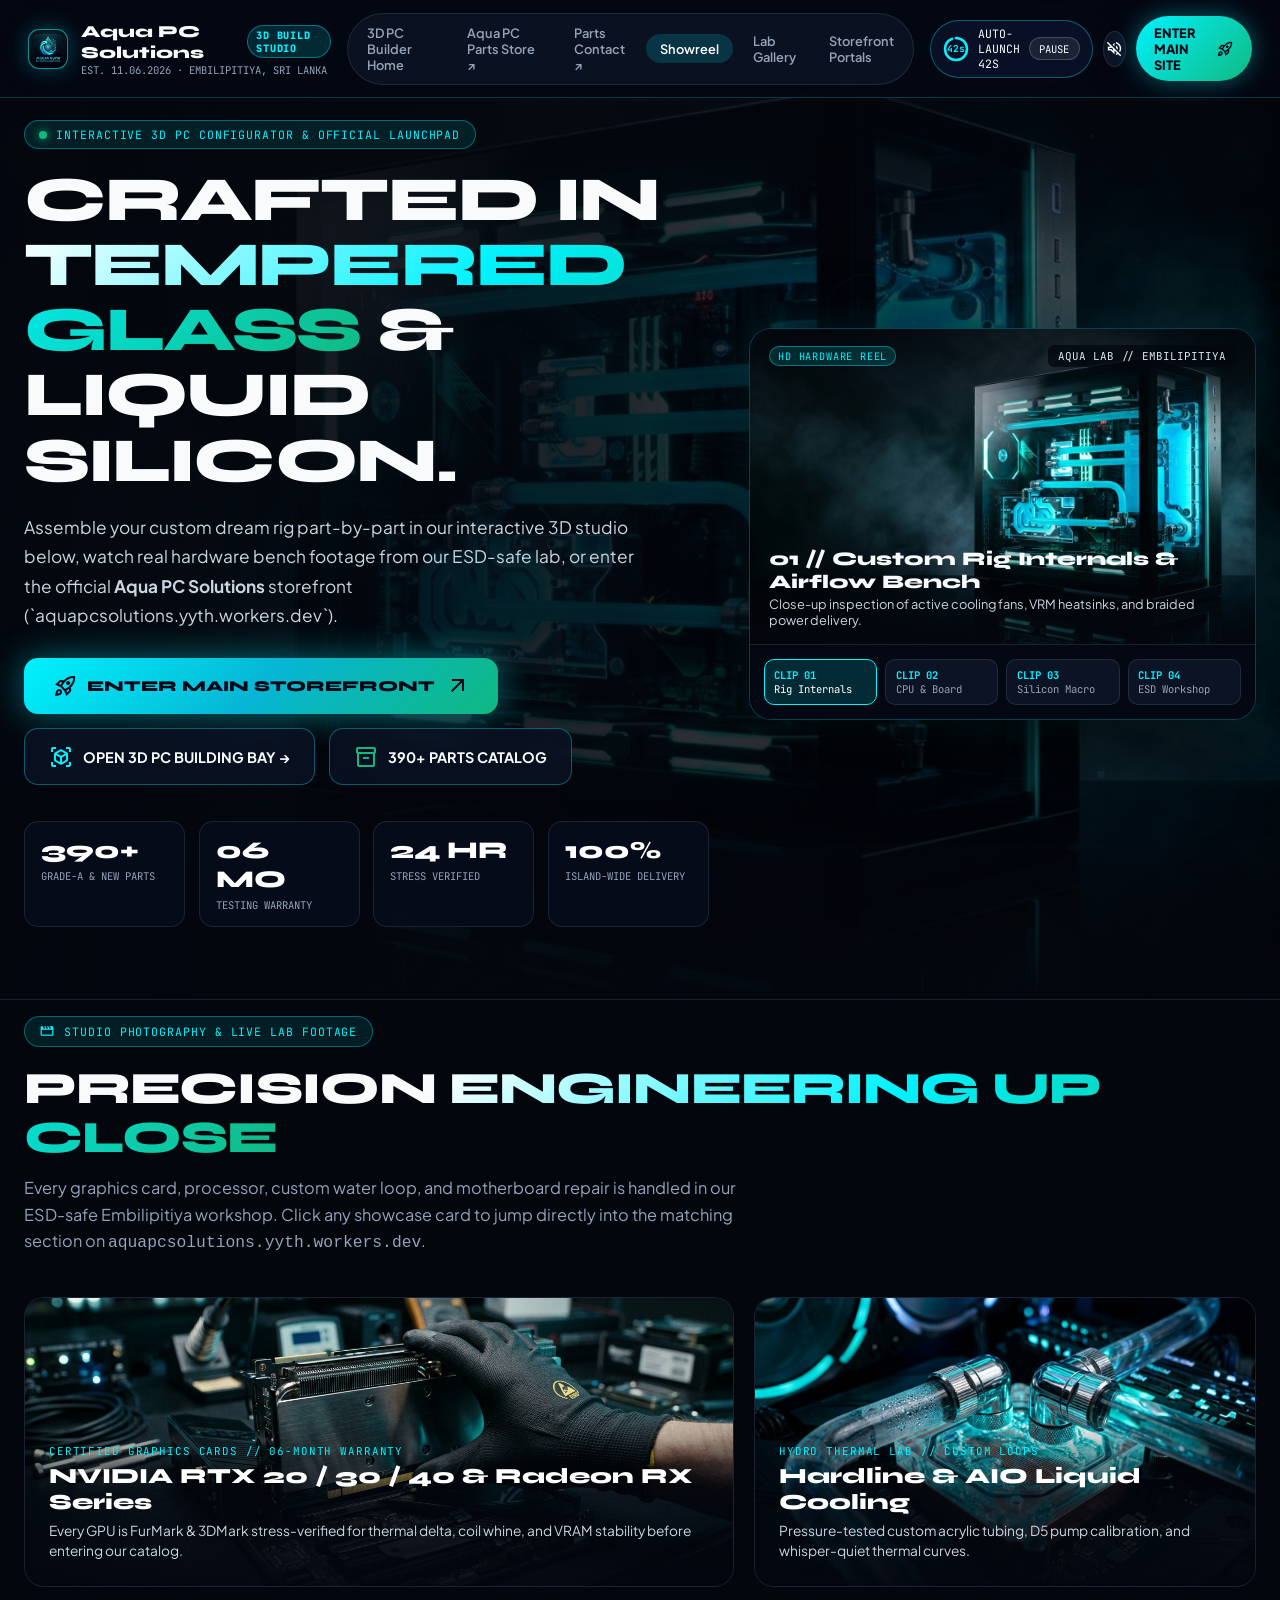
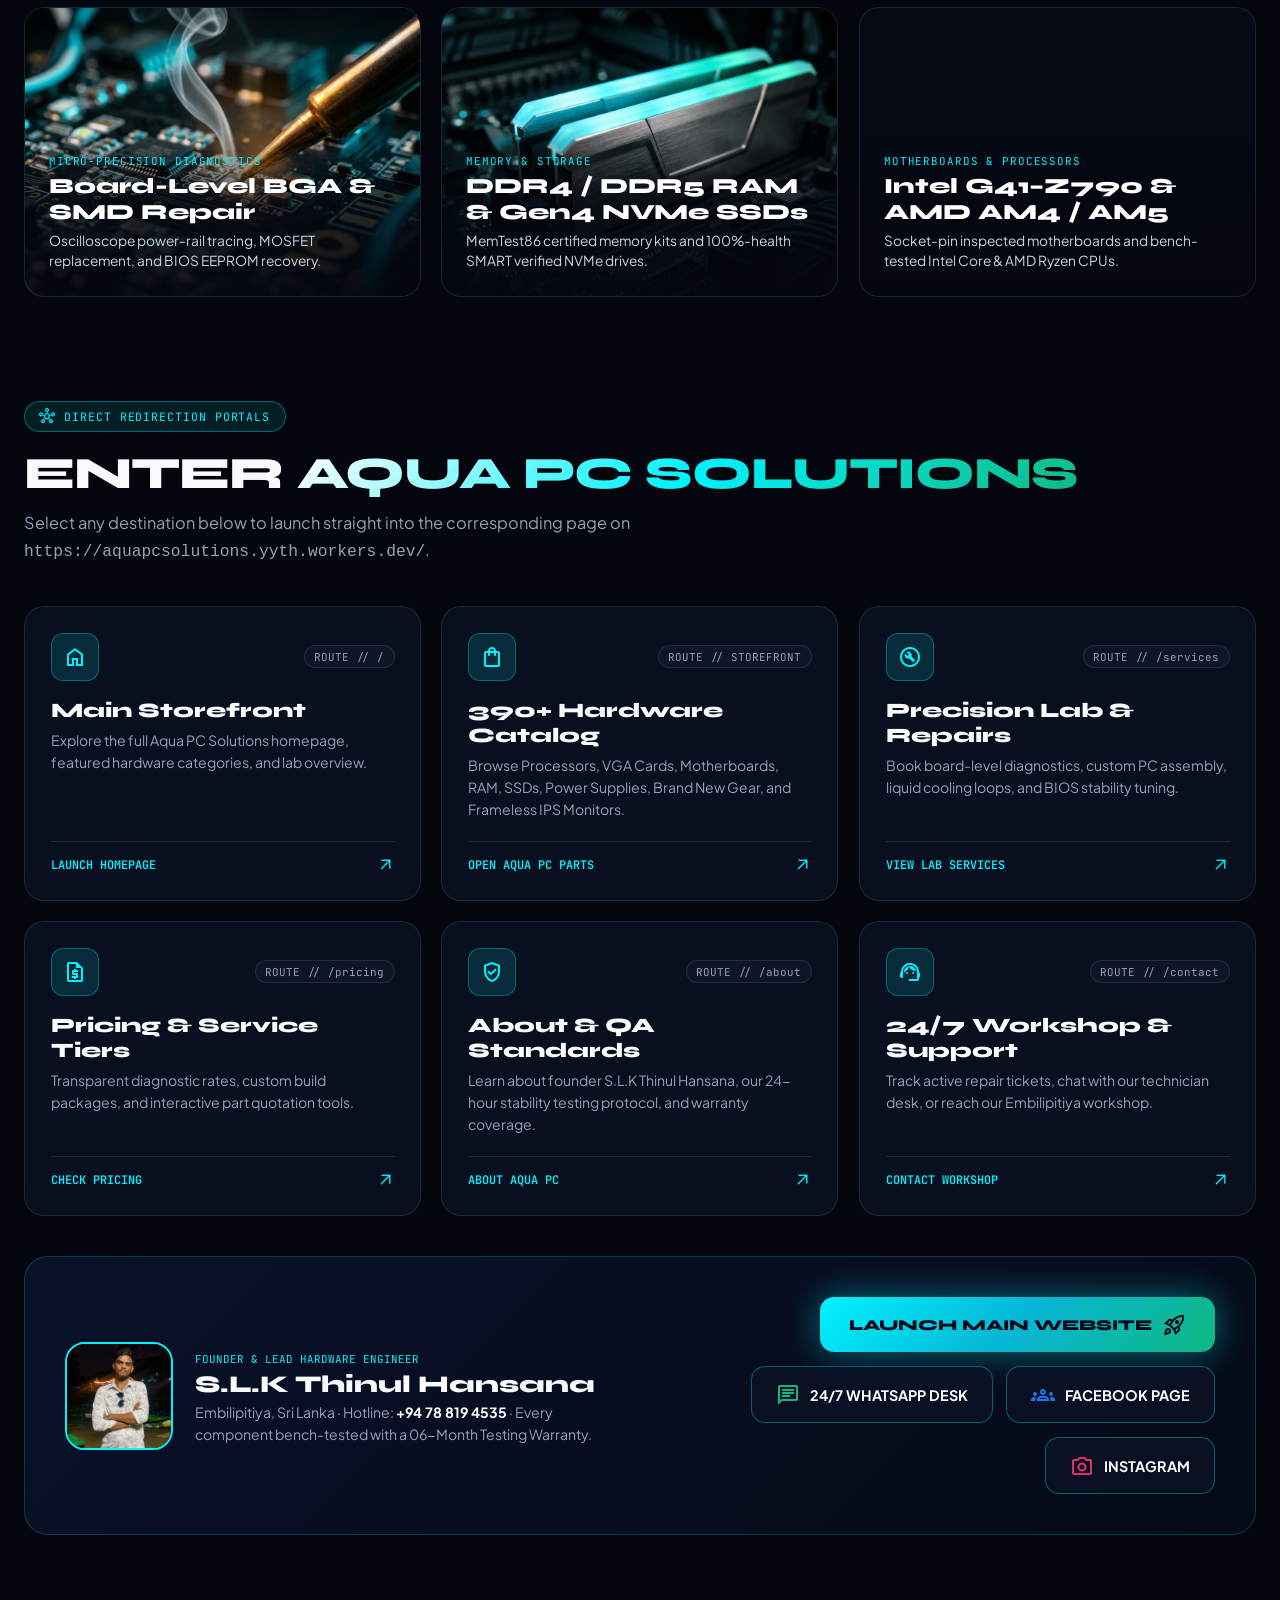
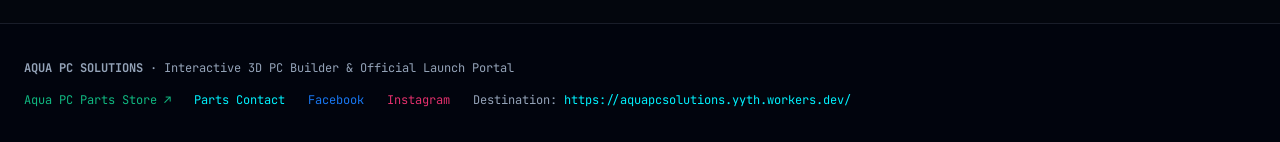
<file: portal.html>
<!DOCTYPE html>
<html lang="en" class="dark">

<head>
  <meta charset="UTF-8" />
  <meta name="viewport" content="width=device-width, initial-scale=1.0" />
  <title>Aqua PC Solutions | Cinematic Showreel, Video Lab &amp; Storefront Launchpad</title>
  <link rel="icon" type="image/jpeg" href="assets/logo.jpg" />
  <link rel="apple-touch-icon" href="assets/logo.jpg" />
  <meta name="description"
    content="Build your custom gaming PC in real-time 3D, watch step-by-step hardware assembly, explore HD lab videos, and launch directly into Aqua PC Solutions (aquapcsolutions.yyth.workers.dev)." />

  <!-- Google Fonts -->
  <link rel="preconnect" href="https://fonts.googleapis.com" />
  <link rel="preconnect" href="https://fonts.gstatic.com" crossorigin />
  <link
    href="https://fonts.googleapis.com/css2?family=JetBrains+Mono:wght@400;500;600;700&family=Plus+Jakarta+Sans:wght@400;500;600;700;800&family=Syne:wght@700;800&display=swap"
    rel="stylesheet" />
  <link rel="stylesheet"
    href="https://fonts.googleapis.com/css2?family=Material+Symbols+Outlined:opsz,wght,FILL,GRAD@20..48,100..700,0..1,-50..200" />

  <link rel="stylesheet" href="styles.css" />
</head>

<body>
  <!-- Subtle Ambient Floating Particles -->
  <canvas id="bg-ambient-canvas" aria-hidden="true"></canvas>

  <!-- Hyperspace Warp Redirection Overlay -->
  <div id="warp-overlay" aria-hidden="true">
    <div class="warp-ring"></div>
    <p style="
        font-family: var(--font-mono);
        font-size: 0.76rem;
        letter-spacing: 0.16em;
        color: var(--cyan);
        text-transform: uppercase;
        margin-bottom: 0.45rem;
      ">
      LAUNCHING OFFICIAL STOREFRONT
    </p>
    <h2 style="
        font-family: var(--font-display);
        font-size: clamp(1.5rem, 3vw, 2.2rem);
        font-weight: 800;
        margin-bottom: 0.5rem;
      ">
      Redirecting to Aqua PC Solutions
    </h2>
    <code id="warp-destination-url" style="
        font-family: var(--font-mono);
        font-size: 0.84rem;
        color: #94a3b8;
        background: rgba(15, 23, 42, 0.85);
        padding: 0.4rem 0.9rem;
        border-radius: 8px;
        border: 1px solid rgba(0, 242, 254, 0.3);
      ">
      https://aquapcsolutions.yyth.workers.dev/
    </code>
  </div>

  <!-- Top Floating Navigation & Auto-Redirect Command Bar -->
  <header class="top-nav">
    <a href="https://aquapcsolutions.yyth.workers.dev/" data-portal-path="/" class="brand-cluster">
      <div class="brand-orb">
        <img src="assets/logo.jpg" alt="Aqua PC Solutions Logo" class="brand-logo-img" />
      </div>
      <div>
        <div class="brand-title">
          <span>Aqua PC Solutions</span>
          <span class="brand-badge">3D BUILD STUDIO</span>
        </div>
        <span class="brand-sub">EST. 11.06.2026 · EMBILIPITIYA, SRI LANKA</span>
      </div>
    </a>

    <nav class="nav-links" aria-label="Portal sections">
      <a href="index.html" class="nav-link">3D PC Builder Home</a>
      <a href="https://aquapcparts.pages.dev/" class="nav-link">Aqua PC Parts Store &#8599;</a>
      <a href="https://aquapcparts.pages.dev/contact.html" class="nav-link">Parts Contact &#8599;</a>
      <a href="#hero" class="nav-link active">Showreel</a>
      <a href="#video-showcase" class="nav-link">Lab Gallery</a>
      <a href="#portal-matrix" class="nav-link">Storefront Portals</a>
    </nav>

    <div class="nav-controls">
      <!-- Auto-Redirect Countdown Pill -->
      <div class="redirect-pill" title="Auto-redirect pauses automatically while you use the 3D PC Builder">
        <div class="countdown-ring-wrap">
          <svg class="countdown-svg" viewBox="0 0 26 26">
            <circle class="countdown-circle-bg" cx="13" cy="13" r="11"></circle>
            <circle id="countdown-circle-fg" class="countdown-circle-fg" cx="13" cy="13" r="11"></circle>
          </svg>
          <span id="countdown-num" class="countdown-num">45s</span>
        </div>
        <span id="pill-status-text" class="pill-label">AUTO-LAUNCH 45S</span>
        <button id="toggle-countdown-btn" class="pill-toggle-btn" type="button">PAUSE</button>
      </div>

      <!-- Sound FX Toggle -->
      <button id="sfx-toggle-btn" class="icon-btn" type="button" title="Toggle UI Sound Effects"
        aria-label="Toggle UI Sound Effects">
        <span class="material-symbols-outlined" style="font-size: 19px">volume_off</span>
      </button>

      <!-- Instant Launch CTA -->
      <a href="https://aquapcsolutions.yyth.workers.dev/" data-portal-path="/" class="btn-enter-now">
        <span>ENTER MAIN SITE</span>
        <span class="material-symbols-outlined" style="font-size: 18px">rocket_launch</span>
      </a>
    </div>
  </header>

  <main>
    <!-- ====================================================================
         SECTION 1: PHOTOREALISTIC STUDIO & HD VIDEO SHOWREEL HERO
         ==================================================================== -->
    <section id="hero" class="hero-cinema">
      <div class="hero-backdrop-media" aria-hidden="true">
        <img src="assets/hero-rig.jpg" alt="" class="hero-backdrop-img" />
        <video src="assets/video/pc-internals.mp4" autoplay muted loop playsinline class="hero-backdrop-video"></video>
        <div class="hero-backdrop-gradient"></div>
      </div>

      <div class="section-container">
        <div class="hero-content-wrap">
          <!-- Left Column: Headline & Direct Launch CTAs -->
          <div>
            <div class="status-eyebrow">
              <span class="live-dot"></span>
              <span>INTERACTIVE 3D PC CONFIGURATOR &amp; OFFICIAL LAUNCHPAD</span>
            </div>

            <h1 class="hero-headline">
              CRAFTED IN <span class="gradient-text">TEMPERED GLASS</span> &amp; LIQUID SILICON.
            </h1>

            <p class="hero-lead">
              Assemble your custom dream rig part-by-part in our interactive 3D studio below, watch
              real hardware bench footage from our ESD-safe lab, or enter the official
              <strong>Aqua PC Solutions</strong> storefront (`aquapcsolutions.yyth.workers.dev`).
            </p>

            <div class="hero-cta-group">
              <a href="https://aquapcsolutions.yyth.workers.dev/" data-portal-path="/" class="btn-primary-warp">
                <span class="material-symbols-outlined">rocket_launch</span>
                <span>ENTER MAIN STOREFRONT</span>
                <span class="material-symbols-outlined">arrow_outward</span>
              </a>

              <a href="index.html" class="btn-secondary-glass">
                <span class="material-symbols-outlined" style="color: var(--cyan)">view_in_ar</span>
                <span>OPEN 3D PC BUILDING BAY &rarr;</span>
              </a>

              <a href="https://aquapcparts.pages.dev/" data-portal-path="https://aquapcparts.pages.dev/"
                class="btn-secondary-glass">
                <span class="material-symbols-outlined" style="color: var(--teal)">inventory_2</span>
                <span>390+ PARTS CATALOG</span>
              </a>
            </div>

            <div class="hero-metrics">
              <div class="metric-card" data-tilt-3d>
                <div class="metric-val">390+</div>
                <div class="metric-label">Grade-A &amp; New Parts</div>
              </div>
              <div class="metric-card" data-tilt-3d>
                <div class="metric-val">06 MO</div>
                <div class="metric-label">Testing Warranty</div>
              </div>
              <div class="metric-card" data-tilt-3d>
                <div class="metric-val">24 HR</div>
                <div class="metric-label">Stress Verified</div>
              </div>
              <div class="metric-card" data-tilt-3d>
                <div class="metric-val">100%</div>
                <div class="metric-label">Island-Wide Delivery</div>
              </div>
            </div>
          </div>

          <!-- Right Column: Multi-Clip HD Hardware Video Showreel Player -->
          <div class="hero-reel-card" data-tilt-3d>
            <div class="hero-reel-video-wrap">
              <video id="hero-reel-video" src="assets/video/pc-internals.mp4" poster="assets/hero-rig.jpg" autoplay
                muted loop playsinline></video>
              <div class="hero-reel-overlay">
                <div style="display: flex; justify-content: space-between; align-items: center">
                  <span class="brand-badge">HD HARDWARE REEL</span>
                  <span style="
                      font-family: var(--font-mono);
                      font-size: 0.68rem;
                      color: #e2e8f0;
                      background: rgba(3, 6, 14, 0.75);
                      padding: 0.25rem 0.6rem;
                      border-radius: 6px;
                    ">
                    AQUA LAB // EMBILIPITIYA
                  </span>
                </div>

                <div>
                  <h2 id="hero-reel-title"
                    style="font-family: var(--font-display); font-size: 1.2rem; font-weight: 800; margin-bottom: 0.2rem">
                    01 // Custom Rig Internals &amp; Airflow Bench
                  </h2>
                  <p id="hero-reel-sub" style="font-size: 0.8rem; color: #cbd5e1">
                    Close-up inspection of active cooling fans, VRM heatsinks, and braided power delivery.
                  </p>
                </div>
              </div>
            </div>

            <!-- 4 Real Local Video Switcher Buttons -->
            <div class="hero-reel-thumbs">
              <button type="button" class="reel-thumb-btn active" data-reel-src="assets/video/pc-internals.mp4"
                data-reel-title="01 // Custom Rig Internals & Airflow Bench"
                data-reel-sub="Close-up inspection of active cooling fans, VRM heatsinks, and braided power delivery.">
                <strong style="display: block; color: var(--cyan)">CLIP 01</strong>
                <span>Rig Internals</span>
              </button>

              <button type="button" class="reel-thumb-btn" data-reel-src="assets/video/cpu-board.mp4"
                data-reel-title="02 // High-Tech Processor & Motherboard Matrix"
                data-reel-sub="Socket architecture, PCIe Gen5 lanes, and multi-phase VRM power delivery.">
                <strong style="display: block; color: var(--cyan)">CLIP 02</strong>
                <span>CPU &amp; Board</span>
              </button>

              <button type="button" class="reel-thumb-btn" data-reel-src="assets/video/microchip.mp4"
                data-reel-title="03 // Silicon Die & BGA Micro-Inspection"
                data-reel-sub="Grade-A component verification and SMD circuit diagnostics before dispatch.">
                <strong style="display: block; color: var(--cyan)">CLIP 03</strong>
                <span>Silicon Macro</span>
              </button>

              <button type="button" class="reel-thumb-btn" data-reel-src="assets/video/tech-workshop.mp4"
                data-reel-title="04 // ESD-Safe Diagnostic & Repair Lab"
                data-reel-sub="Precision workstation assembly, thermal repasting, and 24-hour stability testing.">
                <strong style="display: block; color: var(--cyan)">CLIP 04</strong>
                <span>ESD Workshop</span>
              </button>
            </div>
          </div>
        </div>
      </div>
    </section>

    <!-- ====================================================================
         SECTION 3: PHOTOREALISTIC LAB & VIDEO BENTO SHOWCASE
         ==================================================================== -->
    <section id="video-showcase" class="builder-section" style="padding-top: 1rem">
      <div class="section-container">
        <div class="section-header">
          <div class="status-eyebrow">
            <span class="material-symbols-outlined" style="font-size: 16px">movie</span>
            <span>STUDIO PHOTOGRAPHY &amp; LIVE LAB FOOTAGE</span>
          </div>
          <h2 class="section-title">
            PRECISION <span class="gradient-text">ENGINEERING UP CLOSE</span>
          </h2>
          <p class="section-desc">
            Every graphics card, processor, custom water loop, and motherboard repair is handled in
            our ESD-safe Embilipitiya workshop. Click any showcase card to jump directly into the
            matching section on <code>aquapcsolutions.yyth.workers.dev</code>.
          </p>
        </div>

        <div class="bento-gallery-grid">
          <!-- Card 1: GPU Installation Photo + Video Hover -->
          <a href="https://aquapcsolutions.yyth.workers.dev/shop?category=vga-cards"
            data-portal-path="/shop?category=vga-cards" class="bento-card bento-span-7" data-tilt-3d>
            <img src="assets/lab-gpu-install.jpg" alt="Graphics card installation in ESD-safe lab"
              class="bento-media" />
            <div class="bento-overlay">
              <span class="bento-kicker">CERTIFIED GRAPHICS CARDS // 06-MONTH WARRANTY</span>
              <h3 class="bento-title">NVIDIA RTX 20 / 30 / 40 &amp; Radeon RX Series</h3>
              <p class="bento-desc">
                Every GPU is FurMark &amp; 3DMark stress-verified for thermal delta, coil whine, and
                VRAM stability before entering our catalog.
              </p>
            </div>
          </a>

          <!-- Card 2: Cryo Waterblock Macro -->
          <a href="https://aquapcsolutions.yyth.workers.dev/services#srv-02" data-portal-path="/services"
            class="bento-card bento-span-5" data-tilt-3d>
            <img src="assets/cooling-loop.jpg" alt="Custom liquid cooling hardline loop" class="bento-media" />
            <div class="bento-overlay">
              <span class="bento-kicker">HYDRO THERMAL LAB // CUSTOM LOOPS</span>
              <h3 class="bento-title">Hardline &amp; AIO Liquid Cooling</h3>
              <p class="bento-desc">
                Pressure-tested custom acrylic tubing, D5 pump calibration, and whisper-quiet thermal curves.
              </p>
            </div>
          </a>

          <!-- Card 3: Micro-Soldering Repair Photo -->
          <a href="https://aquapcsolutions.yyth.workers.dev/services#srv-01" data-portal-path="/services"
            class="bento-card bento-span-4" data-tilt-3d>
            <img src="assets/micro-solder.jpg" alt="Board-level micro-soldering repair" class="bento-media" />
            <div class="bento-overlay">
              <span class="bento-kicker">MICRO-PRECISION DIAGNOSTICS</span>
              <h3 class="bento-title">Board-Level BGA &amp; SMD Repair</h3>
              <p class="bento-desc">
                Oscilloscope power-rail tracing, MOSFET replacement, and BIOS EEPROM recovery.
              </p>
            </div>
          </a>

          <!-- Card 4: DDR5 RGB Macro Photo -->
          <a href="https://aquapcsolutions.yyth.workers.dev/shop?category=ram" data-portal-path="/shop?category=ram"
            class="bento-card bento-span-4" data-tilt-3d>
            <img src="assets/rgb-ram-macro.jpg" alt="DDR5 RGB Memory modules" class="bento-media" />
            <div class="bento-overlay">
              <span class="bento-kicker">MEMORY &amp; STORAGE</span>
              <h3 class="bento-title">DDR4 / DDR5 RAM &amp; Gen4 NVMe SSDs</h3>
              <p class="bento-desc">
                MemTest86 certified memory kits and 100%-health SMART verified NVMe drives.
              </p>
            </div>
          </a>

          <!-- Card 5: Live Looping Circuit Board Video Card -->
          <a href="https://aquapcsolutions.yyth.workers.dev/shop?category=motherboards"
            data-portal-path="/shop?category=motherboards" class="bento-card bento-span-4" data-tilt-3d>
            <video src="assets/video/circuit-board.mp4" autoplay muted loop playsinline class="bento-media"></video>
            <div class="bento-overlay">
              <span class="bento-kicker">MOTHERBOARDS &amp; PROCESSORS</span>
              <h3 class="bento-title">Intel G41–Z790 &amp; AMD AM4 / AM5</h3>
              <p class="bento-desc">
                Socket-pin inspected motherboards and bench-tested Intel Core &amp; AMD Ryzen CPUs.
              </p>
            </div>
          </a>
        </div>
      </div>
    </section>

    <!-- ====================================================================
         SECTION 4: DIRECT STOREFRONT DESTINATION MATRIX
         ==================================================================== -->
    <section id="portal-matrix" class="builder-section" style="padding-top: 1rem">
      <div class="section-container">
        <div class="section-header">
          <div class="status-eyebrow">
            <span class="material-symbols-outlined" style="font-size: 16px">hub</span>
            <span>DIRECT REDIRECTION PORTALS</span>
          </div>
          <h2 class="section-title">
            ENTER <span class="gradient-text">AQUA PC SOLUTIONS</span>
          </h2>
          <p class="section-desc">
            Select any destination below to launch straight into the corresponding page on
            <code>https://aquapcsolutions.yyth.workers.dev/</code>.
          </p>
        </div>

        <div class="portal-matrix-grid">
          <a href="https://aquapcsolutions.yyth.workers.dev/" data-portal-path="/" class="portal-card" data-tilt-3d>
            <div>
              <div class="portal-card-top">
                <div class="portal-icon-box"><span class="material-symbols-outlined">home</span></div>
                <span class="portal-route-tag">ROUTE // /</span>
              </div>
              <h3 class="portal-card-title">Main Storefront</h3>
              <p class="portal-card-desc">
                Explore the full Aqua PC Solutions homepage, featured hardware categories, and lab overview.
              </p>
            </div>
            <div class="portal-card-footer">
              <span>LAUNCH HOMEPAGE</span>
              <span class="material-symbols-outlined" style="font-size: 18px">arrow_outward</span>
            </div>
          </a>

          <a href="https://aquapcparts.pages.dev/" data-portal-path="https://aquapcparts.pages.dev/" class="portal-card"
            data-tilt-3d>
            <div>
              <div class="portal-card-top">
                <div class="portal-icon-box"><span class="material-symbols-outlined">shopping_bag</span></div>
                <span class="portal-route-tag">ROUTE // STOREFRONT</span>
              </div>
              <h3 class="portal-card-title">390+ Hardware Catalog</h3>
              <p class="portal-card-desc">
                Browse Processors, VGA Cards, Motherboards, RAM, SSDs, Power Supplies, Brand New Gear, and Frameless IPS
                Monitors.
              </p>
            </div>
            <div class="portal-card-footer">
              <span>OPEN AQUA PC PARTS</span>
              <span class="material-symbols-outlined" style="font-size: 18px">arrow_outward</span>
            </div>
          </a>

          <a href="https://aquapcsolutions.yyth.workers.dev/services" data-portal-path="/services" class="portal-card"
            data-tilt-3d>
            <div>
              <div class="portal-card-top">
                <div class="portal-icon-box"><span class="material-symbols-outlined">build_circle</span></div>
                <span class="portal-route-tag">ROUTE // /services</span>
              </div>
              <h3 class="portal-card-title">Precision Lab &amp; Repairs</h3>
              <p class="portal-card-desc">
                Book board-level diagnostics, custom PC assembly, liquid cooling loops, and BIOS stability tuning.
              </p>
            </div>
            <div class="portal-card-footer">
              <span>VIEW LAB SERVICES</span>
              <span class="material-symbols-outlined" style="font-size: 18px">arrow_outward</span>
            </div>
          </a>

          <a href="https://aquapcsolutions.yyth.workers.dev/pricing" data-portal-path="/pricing" class="portal-card"
            data-tilt-3d>
            <div>
              <div class="portal-card-top">
                <div class="portal-icon-box"><span class="material-symbols-outlined">request_quote</span></div>
                <span class="portal-route-tag">ROUTE // /pricing</span>
              </div>
              <h3 class="portal-card-title">Pricing &amp; Service Tiers</h3>
              <p class="portal-card-desc">
                Transparent diagnostic rates, custom build packages, and interactive part quotation tools.
              </p>
            </div>
            <div class="portal-card-footer">
              <span>CHECK PRICING</span>
              <span class="material-symbols-outlined" style="font-size: 18px">arrow_outward</span>
            </div>
          </a>

          <a href="https://aquapcsolutions.yyth.workers.dev/about" data-portal-path="/about" class="portal-card"
            data-tilt-3d>
            <div>
              <div class="portal-card-top">
                <div class="portal-icon-box"><span class="material-symbols-outlined">verified_user</span></div>
                <span class="portal-route-tag">ROUTE // /about</span>
              </div>
              <h3 class="portal-card-title">About &amp; QA Standards</h3>
              <p class="portal-card-desc">
                Learn about founder S.L.K Thinul Hansana, our 24-hour stability testing protocol, and warranty coverage.
              </p>
            </div>
            <div class="portal-card-footer">
              <span>ABOUT AQUA PC</span>
              <span class="material-symbols-outlined" style="font-size: 18px">arrow_outward</span>
            </div>
          </a>

          <a href="https://aquapcsolutions.yyth.workers.dev/contact" data-portal-path="/contact" class="portal-card"
            data-tilt-3d>
            <div>
              <div class="portal-card-top">
                <div class="portal-icon-box"><span class="material-symbols-outlined">support_agent</span></div>
                <span class="portal-route-tag">ROUTE // /contact</span>
              </div>
              <h3 class="portal-card-title">24/7 Workshop &amp; Support</h3>
              <p class="portal-card-desc">
                Track active repair tickets, chat with our technician desk, or reach our Embilipitiya workshop.
              </p>
            </div>
            <div class="portal-card-footer">
              <span>CONTACT WORKSHOP</span>
              <span class="material-symbols-outlined" style="font-size: 18px">arrow_outward</span>
            </div>
          </a>
        </div>

        <!-- Founder & Direct Launch Banner -->
        <div class="founder-banner" style="margin-top: 2.5rem" data-tilt-3d>
          <div class="founder-visual">
            <div class="founder-avatar-frame">
              <img src="assets/founder.jpg" alt="S.L.K Thinul Hansana — Founder of Aqua PC Solutions" />
            </div>
            <div>
              <span style="font-family: var(--font-mono); font-size: 0.68rem; color: var(--cyan)">
                FOUNDER &amp; LEAD HARDWARE ENGINEER
              </span>
              <h3 style="font-family: var(--font-display); font-size: 1.5rem; font-weight: 800; margin: 0.2rem 0">
                S.L.K Thinul Hansana
              </h3>
              <p style="font-size: 0.88rem; color: var(--text-muted); line-height: 1.55">
                Embilipitiya, Sri Lanka · Hotline: <strong style="color: #fff">+94 78 819 4535</strong> ·
                Every component bench-tested with a 06-Month Testing Warranty.
              </p>
            </div>
          </div>

          <div style="display: flex; flex-wrap: wrap; gap: 0.85rem; justify-content: flex-end">
            <a href="https://aquapcsolutions.yyth.workers.dev/" data-portal-path="/" class="btn-primary-warp">
              <span>LAUNCH MAIN WEBSITE</span>
              <span class="material-symbols-outlined">rocket_launch</span>
            </a>

            <a href="https://wa.me/message/CYZRQDEHLIRZF1" target="_blank" rel="noopener noreferrer"
              class="btn-secondary-glass">
              <span class="material-symbols-outlined" style="color: var(--teal)">chat</span>
              <span>24/7 WHATSAPP DESK</span>
            </a>

            <a href="https://www.facebook.com/aquapcsolutions" target="_blank" rel="noopener noreferrer"
              class="btn-secondary-glass">
              <span class="material-symbols-outlined" style="color: #1877f2">groups</span>
              <span>FACEBOOK PAGE</span>
            </a>

            <a href="https://www.instagram.com/aquapcsolutions/" target="_blank" rel="noopener noreferrer"
              class="btn-secondary-glass">
              <span class="material-symbols-outlined" style="color: #e1306c">photo_camera</span>
              <span>INSTAGRAM</span>
            </a>
          </div>
        </div>
      </div>
    </section>
  </main>

  <footer class="portal-footer">
    <div class="section-container"
      style="display: flex; flex-wrap: wrap; justify-content: space-between; align-items: center; gap: 1rem">
      <div>
        <strong>AQUA PC SOLUTIONS</strong> · Interactive 3D PC Builder &amp; Official Launch Portal
      </div>
      <div>
        <a href="https://aquapcparts.pages.dev/" style="color: var(--teal); text-decoration: none; margin-right: 1rem">
          Aqua PC Parts Store &#8599;
        </a>
        <a href="https://aquapcparts.pages.dev/contact.html" style="color: var(--cyan); text-decoration: none; margin-right: 1rem">
          Parts Contact
        </a>
        <a href="https://www.facebook.com/aquapcsolutions" target="_blank" rel="noopener" style="color: #1877f2; text-decoration: none; margin-right: 1rem">
          Facebook
        </a>
        <a href="https://www.instagram.com/aquapcsolutions/" target="_blank" rel="noopener" style="color: #e1306c; text-decoration: none; margin-right: 1rem">
          Instagram
        </a>
        Destination:
        <a href="https://aquapcsolutions.yyth.workers.dev/" data-portal-path="/"
          style="color: var(--cyan); text-decoration: none">
          https://aquapcsolutions.yyth.workers.dev/
        </a>
      </div>
    </div>
  </footer>

  <!-- Local Vendor & 3D PC Builder Scripts (Zero External Latency) -->
  <script src="js/vendor/three.min.js"></script>
  <script src="scene3d.js"></script>
  <script src="app.js"></script>
</body>

</html>
</file>
<file: styles.css>
/* ==========================================================================
   AQUA PC SOLUTIONS — CINEMATIC 3D PC BUILDER, VIDEO LAB & REDIRECT PORTAL
   Target: https://aquapcsolutions.yyth.workers.dev/
   ========================================================================== */

:root {
  --bg-void: #03060d;
  --bg-deep: #070d1c;
  --bg-card: rgba(11, 18, 36, 0.78);
  --bg-card-strong: rgba(8, 13, 27, 0.92);
  --cyan: #00f2fe;
  --cyan-soft: rgba(0, 242, 254, 0.14);
  --teal: #10b981;
  --blue: #3b82f6;
  --rose: #f43f5e;
  --amber: #f59e0b;
  --text-main: #f8fafc;
  --text-muted: #94a3b8;
  --border-glass: rgba(0, 242, 254, 0.22);
  --border-subtle: rgba(148, 163, 184, 0.16);
  --font-display: "Syne", sans-serif;
  --font-sans: "Plus Jakarta Sans", sans-serif;
  --font-mono: "JetBrains Mono", monospace;
}

*,
*::before,
*::after {
  box-sizing: border-box;
  margin: 0;
  padding: 0;
}

html {
  scroll-behavior: smooth;
  background-color: var(--bg-void);
  color: var(--text-main);
  font-family: var(--font-sans);
  overflow-x: hidden;
  scrollbar-width: thin;
  scrollbar-color: var(--cyan) var(--bg-void);
}

body {
  background-color: var(--bg-void);
  color: var(--text-main);
  overflow-x: hidden;
  min-height: 100vh;
  position: relative;
}

#bg-ambient-canvas {
  position: fixed;
  inset: 0;
  width: 100vw;
  height: 100vh;
  pointer-events: none;
  z-index: 0;
}

/* ── Top Floating Navigation & Auto-Redirect Command Bar ─────────────────── */
.top-nav {
  position: fixed;
  top: 0;
  left: 0;
  right: 0;
  z-index: 200;
  padding: 0.8rem 1.75rem;
  display: flex;
  align-items: center;
  justify-content: space-between;
  gap: 1rem;
  background: rgba(4, 8, 19, 0.82);
  backdrop-filter: blur(20px);
  -webkit-backdrop-filter: blur(20px);
  border-bottom: 1px solid var(--border-glass);
}

.brand-cluster {
  display: flex;
  align-items: center;
  gap: 0.8rem;
  text-decoration: none;
  color: var(--text-main);
}

.brand-orb {
  width: 40px;
  height: 40px;
  border-radius: 11px;
  background: linear-gradient(135deg, rgba(0, 242, 254, 0.22), rgba(16, 185, 129, 0.22));
  border: 1px solid rgba(0, 242, 254, 0.5);
  display: flex;
  align-items: center;
  justify-content: center;
  box-shadow: 0 0 22px rgba(0, 242, 254, 0.28);
  overflow: hidden;
  flex-shrink: 0;
}

.brand-orb img.brand-logo-img {
  width: 100%;
  height: 100%;
  object-fit: cover;
  border-radius: inherit;
  display: block;
}

.brand-title {
  font-family: var(--font-display);
  font-weight: 800;
  font-size: 1.05rem;
  display: flex;
  align-items: center;
  gap: 0.5rem;
}

.brand-badge {
  font-family: var(--font-mono);
  font-size: 0.64rem;
  padding: 0.14rem 0.5rem;
  border-radius: 999px;
  background: rgba(0, 242, 254, 0.14);
  border: 1px solid rgba(0, 242, 254, 0.4);
  color: var(--cyan);
  text-transform: uppercase;
  letter-spacing: 0.08em;
}

.brand-sub {
  font-family: var(--font-mono);
  font-size: 0.66rem;
  color: var(--text-muted);
  display: block;
}

.nav-links {
  display: flex;
  align-items: center;
  gap: 0.3rem;
  background: rgba(15, 23, 42, 0.65);
  border: 1px solid var(--border-subtle);
  padding: 0.28rem;
  border-radius: 999px;
}

.nav-link {
  color: var(--text-muted);
  text-decoration: none;
  font-size: 0.8rem;
  font-weight: 600;
  padding: 0.4rem 0.9rem;
  border-radius: 999px;
  transition: all 0.2s ease;
}

.nav-link:hover,
.nav-link.active {
  color: #ffffff;
  background: rgba(0, 242, 254, 0.16);
}

.nav-controls {
  display: flex;
  align-items: center;
  gap: 0.65rem;
}

.redirect-pill {
  display: flex;
  align-items: center;
  gap: 0.55rem;
  background: rgba(10, 18, 40, 0.9);
  border: 1px solid rgba(0, 242, 254, 0.35);
  padding: 0.35rem 0.75rem;
  border-radius: 999px;
  font-family: var(--font-mono);
  font-size: 0.72rem;
}

.countdown-ring-wrap {
  position: relative;
  width: 26px;
  height: 26px;
  display: flex;
  align-items: center;
  justify-content: center;
}

.countdown-svg {
  transform: rotate(-90deg);
  width: 26px;
  height: 26px;
}

.countdown-circle-bg {
  fill: none;
  stroke: rgba(148, 163, 184, 0.2);
  stroke-width: 2.5;
}

.countdown-circle-fg {
  fill: none;
  stroke: var(--cyan);
  stroke-width: 2.5;
  stroke-dasharray: 69.1;
  stroke-dashoffset: 0;
  stroke-linecap: round;
  transition: stroke-dashoffset 0.25s linear;
}

.countdown-num {
  position: absolute;
  font-size: 0.6rem;
  font-weight: 700;
  color: var(--cyan);
}

.pill-toggle-btn {
  background: rgba(255, 255, 255, 0.08);
  border: 1px solid rgba(148, 163, 184, 0.3);
  color: var(--text-main);
  font-family: var(--font-mono);
  font-size: 0.66rem;
  padding: 0.24rem 0.6rem;
  border-radius: 999px;
  cursor: pointer;
  text-decoration: none;
  transition: all 0.2s ease;
}

.pill-toggle-btn:hover,
.pill-toggle-btn.active {
  border-color: var(--cyan);
  color: var(--cyan);
  background: rgba(0, 242, 254, 0.14);
}

.icon-btn {
  width: 36px;
  height: 36px;
  border-radius: 50%;
  background: rgba(15, 23, 42, 0.8);
  border: 1px solid var(--border-subtle);
  color: var(--text-main);
  display: flex;
  align-items: center;
  justify-content: center;
  cursor: pointer;
  transition: all 0.2s ease;
}

.icon-btn:hover,
.icon-btn.active {
  border-color: var(--cyan);
  color: var(--cyan);
}

.btn-enter-now {
  display: inline-flex;
  align-items: center;
  gap: 0.45rem;
  background: linear-gradient(135deg, var(--cyan), var(--teal));
  color: #020617;
  font-family: var(--font-sans);
  font-weight: 800;
  font-size: 0.8rem;
  padding: 0.55rem 1.1rem;
  border-radius: 999px;
  text-decoration: none;
  border: none;
  cursor: pointer;
  box-shadow: 0 0 24px rgba(0, 242, 254, 0.38);
  transition: transform 0.2s ease, box-shadow 0.2s ease;
}

.btn-enter-now:hover {
  transform: translateY(-1px) scale(1.02);
  box-shadow: 0 0 34px rgba(0, 242, 254, 0.65);
}

/* ── Layout Helpers ──────────────────────────────────────────────────────── */
main {
  position: relative;
  z-index: 5;
}

.section-container {
  max-width: 1380px;
  margin: 0 auto;
  padding: 0 1.5rem;
}

.status-eyebrow {
  display: inline-flex;
  align-items: center;
  gap: 0.55rem;
  padding: 0.38rem 0.9rem;
  border-radius: 999px;
  background: rgba(0, 242, 254, 0.1);
  border: 1px solid rgba(0, 242, 254, 0.35);
  font-family: var(--font-mono);
  font-size: 0.72rem;
  color: var(--cyan);
  letter-spacing: 0.08em;
  text-transform: uppercase;
  margin-bottom: 1.1rem;
}

.live-dot {
  width: 8px;
  height: 8px;
  border-radius: 50%;
  background: var(--teal);
  box-shadow: 0 0 10px var(--teal);
  animation: pulseDot 1.4s infinite;
}

@keyframes pulseDot {
  0%, 100% { opacity: 1; transform: scale(1); }
  50% { opacity: 0.4; transform: scale(0.8); }
}

.gradient-text {
  background: linear-gradient(135deg, #ffffff 0%, var(--cyan) 50%, var(--teal) 100%);
  -webkit-background-clip: text;
  -webkit-text-fill-color: transparent;
  background-clip: text;
}

/* ── CINEMATIC VIDEO & PHOTO HERO SECTION ────────────────────────────────── */
.hero-cinema {
  position: relative;
  min-height: 92vh;
  padding: 7.5rem 0 4.5rem;
  display: flex;
  align-items: center;
  overflow: hidden;
  border-bottom: 1px solid var(--border-subtle);
}

.hero-backdrop-media {
  position: absolute;
  inset: 0;
  z-index: 0;
}

.hero-backdrop-img {
  position: absolute;
  inset: 0;
  width: 100%;
  height: 100%;
  object-fit: cover;
  object-position: center right;
  opacity: 0.72;
  filter: contrast(1.08) saturate(1.12);
}

.hero-backdrop-video {
  position: absolute;
  inset: 0;
  width: 100%;
  height: 100%;
  object-fit: cover;
  opacity: 0.36;
  mix-blend-mode: lighten;
}

.hero-backdrop-gradient {
  position: absolute;
  inset: 0;
  background:
    linear-gradient(90deg, rgba(3, 6, 13, 0.96) 0%, rgba(3, 6, 13, 0.82) 48%, rgba(3, 6, 13, 0.32) 100%),
    linear-gradient(180deg, rgba(3, 6, 13, 0.75) 0%, transparent 25%, transparent 75%, rgba(3, 6, 13, 0.98) 100%);
}

.hero-content-wrap {
  position: relative;
  z-index: 2;
  display: grid;
  grid-template-columns: 1.15fr 0.85fr;
  gap: 2.5rem;
  align-items: center;
}

.hero-headline {
  font-family: var(--font-display);
  font-size: clamp(2.5rem, 4.9vw, 4.4rem);
  font-weight: 800;
  line-height: 1.04;
  letter-spacing: -0.03em;
  margin-bottom: 1.25rem;
}

.hero-lead {
  font-size: 1.08rem;
  line-height: 1.7;
  color: #cbd5e1;
  max-width: 620px;
  margin-bottom: 1.75rem;
}

.hero-cta-group {
  display: flex;
  flex-wrap: wrap;
  gap: 0.9rem;
  margin-bottom: 2.25rem;
}

.btn-primary-warp {
  display: inline-flex;
  align-items: center;
  gap: 0.65rem;
  padding: 0.98rem 1.8rem;
  border-radius: 14px;
  background: linear-gradient(135deg, var(--cyan) 0%, #06b6d4 50%, var(--teal) 100%);
  color: #020617;
  font-family: var(--font-display);
  font-weight: 800;
  font-size: 0.94rem;
  text-decoration: none;
  border: none;
  cursor: pointer;
  box-shadow: 0 0 36px rgba(0, 242, 254, 0.42);
  transition: all 0.25s ease;
}

.btn-primary-warp:hover {
  transform: translateY(-2px) scale(1.02);
  box-shadow: 0 0 55px rgba(0, 242, 254, 0.68);
}

.btn-secondary-glass {
  display: inline-flex;
  align-items: center;
  gap: 0.6rem;
  padding: 0.98rem 1.5rem;
  border-radius: 14px;
  background: rgba(11, 18, 36, 0.78);
  border: 1px solid rgba(0, 242, 254, 0.35);
  color: #f8fafc;
  font-weight: 700;
  font-size: 0.9rem;
  text-decoration: none;
  cursor: pointer;
  backdrop-filter: blur(14px);
  transition: all 0.22s ease;
}

.btn-secondary-glass:hover {
  background: rgba(0, 242, 254, 0.16);
  border-color: var(--cyan);
  transform: translateY(-2px);
}

.hero-metrics {
  display: grid;
  grid-template-columns: repeat(4, 1fr);
  gap: 0.85rem;
}

.metric-card {
  background: rgba(8, 14, 30, 0.78);
  border: 1px solid var(--border-subtle);
  border-radius: 14px;
  padding: 0.9rem 1rem;
  backdrop-filter: blur(14px);
}

.metric-val {
  font-family: var(--font-display);
  font-size: 1.5rem;
  font-weight: 800;
  color: #ffffff;
}

.metric-label {
  font-family: var(--font-mono);
  font-size: 0.66rem;
  color: var(--text-muted);
  text-transform: uppercase;
  margin-top: 0.2rem;
}

/* Right Hero Picture-in-Picture Reel Card */
.hero-reel-card {
  background: rgba(8, 14, 30, 0.82);
  border: 1px solid var(--border-glass);
  border-radius: 22px;
  overflow: hidden;
  box-shadow: 0 28px 80px rgba(0, 0, 0, 0.75), 0 0 40px rgba(0, 242, 254, 0.12);
  backdrop-filter: blur(18px);
}

.hero-reel-video-wrap {
  position: relative;
  aspect-ratio: 16 / 10;
  background: #02040a;
  overflow: hidden;
}

.hero-reel-video-wrap video {
  width: 100%;
  height: 100%;
  object-fit: cover;
  display: block;
}

.hero-reel-overlay {
  position: absolute;
  inset: 0;
  padding: 1rem 1.2rem;
  display: flex;
  flex-direction: column;
  justify-content: space-between;
  background: linear-gradient(180deg, rgba(3, 6, 13, 0.65) 0%, transparent 35%, transparent 60%, rgba(3, 6, 13, 0.92) 100%);
}

.hero-reel-thumbs {
  display: grid;
  grid-template-columns: repeat(4, 1fr);
  gap: 0.5rem;
  padding: 0.85rem;
  background: rgba(4, 8, 18, 0.95);
  border-top: 1px solid var(--border-subtle);
}

.reel-thumb-btn {
  background: rgba(15, 23, 42, 0.8);
  border: 1px solid var(--border-subtle);
  border-radius: 10px;
  padding: 0.5rem 0.6rem;
  color: var(--text-muted);
  font-family: var(--font-mono);
  font-size: 0.66rem;
  text-align: left;
  cursor: pointer;
  transition: all 0.2s ease;
}

.reel-thumb-btn:hover,
.reel-thumb-btn.active {
  border-color: var(--cyan);
  color: #ffffff;
  background: rgba(0, 242, 254, 0.15);
}

/* ── INTERACTIVE 3D PC BUILDER & STEP-BY-STEP ASSEMBLY STUDIO ────────────── */
.builder-section {
  padding: 5.5rem 0;
  position: relative;
}

.section-header {
  margin-bottom: 2.5rem;
}

.section-title {
  font-family: var(--font-display);
  font-size: clamp(2rem, 3.5vw, 3rem);
  font-weight: 800;
  letter-spacing: -0.02em;
  line-height: 1.1;
  margin-bottom: 0.75rem;
}

.section-desc {
  color: var(--text-muted);
  font-size: 1.02rem;
  max-width: 720px;
  line-height: 1.65;
}

.builder-studio-grid {
  display: grid;
  grid-template-columns: 1.25fr 0.75fr;
  gap: 1.5rem;
  align-items: start;
}

/* Left 3D Stage Card */
.builder-stage-card {
  position: sticky;
  top: 5.2rem;
  background: radial-gradient(circle at 50% 42%, rgba(14, 28, 60, 0.75) 0%, rgba(5, 9, 20, 0.95) 80%);
  border: 1px solid var(--border-glass);
  border-radius: 24px;
  overflow: hidden;
  box-shadow: 0 30px 90px rgba(0, 0, 0, 0.7);
}

.builder-stage-top {
  padding: 1rem 1.25rem;
  background: rgba(4, 8, 19, 0.85);
  border-bottom: 1px solid var(--border-subtle);
  display: flex;
  flex-wrap: wrap;
  align-items: center;
  justify-content: space-between;
  gap: 0.75rem;
}

.step-pills-row {
  display: flex;
  flex-wrap: wrap;
  gap: 0.35rem;
}

.step-pill {
  font-family: var(--font-mono);
  font-size: 0.66rem;
  padding: 0.32rem 0.62rem;
  border-radius: 8px;
  background: rgba(15, 23, 42, 0.85);
  border: 1px solid var(--border-subtle);
  color: var(--text-muted);
  cursor: pointer;
  transition: all 0.18s ease;
}

.step-pill.completed {
  border-color: rgba(16, 185, 129, 0.45);
  color: #a7f3d0;
}

.step-pill.active {
  background: rgba(0, 242, 254, 0.2);
  border-color: var(--cyan);
  color: #ffffff;
  box-shadow: 0 0 14px rgba(0, 242, 254, 0.25);
}

.canvas-viewport-wrap {
  position: relative;
  height: 620px;
  width: 100%;
  cursor: grab;
  overflow: hidden;
  background: radial-gradient(circle at 50% 48%, rgba(14, 32, 68, 0.55) 0%, rgba(4, 7, 16, 0.96) 78%);
}

/* 1-Click Quick Build Presets Bar */
.quick-presets-bar {
  margin-top: 1.35rem;
  display: flex;
  flex-wrap: wrap;
  align-items: center;
  gap: 0.65rem;
  padding: 0.75rem 1rem;
  border-radius: 18px;
  background: rgba(7, 13, 28, 0.85);
  border: 1px solid var(--border-glass);
  backdrop-filter: blur(16px);
}

.quick-presets-label {
  font-family: var(--font-mono);
  font-size: 0.68rem;
  font-weight: 700;
  color: var(--cyan);
  letter-spacing: 0.08em;
  margin-right: 0.35rem;
}

.preset-rig-btn {
  flex: 1 1 190px;
  display: flex;
  align-items: center;
  gap: 0.65rem;
  padding: 0.6rem 0.85rem;
  border-radius: 12px;
  background: rgba(15, 23, 42, 0.82);
  border: 1px solid var(--border-subtle);
  color: var(--text-main);
  text-align: left;
  cursor: pointer;
  transition: all 0.2s ease;
}

.preset-rig-btn strong {
  display: block;
  font-family: var(--font-sans);
  font-size: 0.8rem;
  font-weight: 700;
  color: #ffffff;
}

.preset-rig-btn small {
  display: block;
  font-family: var(--font-mono);
  font-size: 0.63rem;
  color: var(--text-muted);
  margin-top: 0.1rem;
}

.preset-rig-btn:hover,
.preset-rig-btn.active {
  border-color: var(--cyan);
  background: rgba(0, 242, 254, 0.16);
  box-shadow: 0 0 22px rgba(0, 242, 254, 0.2);
  transform: translateY(-1px);
}

.preset-rig-icon {
  width: 34px;
  height: 34px;
  border-radius: 10px;
  background: rgba(0, 242, 254, 0.14);
  border: 1px solid rgba(0, 242, 254, 0.35);
  display: flex;
  align-items: center;
  justify-content: center;
  font-size: 1rem;
  flex-shrink: 0;
}

.step-wizard-controls {
  display: flex;
  align-items: center;
  gap: 0.4rem;
}

/* Direct 3D Raycast Hover Inspection Tooltip */
.viewport-hover-tooltip {
  position: absolute;
  top: 0;
  left: 0;
  z-index: 30;
  pointer-events: none;
  width: 240px;
  padding: 0.65rem 0.8rem;
  border-radius: 12px;
  background: rgba(4, 9, 22, 0.92);
  border: 1px solid var(--cyan);
  box-shadow: 0 14px 36px rgba(0, 0, 0, 0.75), 0 0 20px rgba(0, 242, 254, 0.28);
  backdrop-filter: blur(12px);
  opacity: 0;
  visibility: hidden;
  transition: opacity 0.15s ease, visibility 0.15s ease;
}

.viewport-hover-tooltip.visible {
  opacity: 1;
  visibility: visible;
}

.hover-tooltip-kicker {
  font-family: var(--font-mono);
  font-size: 0.58rem;
  color: var(--cyan);
  letter-spacing: 0.08em;
  margin-bottom: 0.2rem;
}

.hover-tooltip-title {
  font-family: var(--font-display);
  font-size: 0.86rem;
  font-weight: 800;
  color: #ffffff;
  margin-bottom: 0.15rem;
}

.hover-tooltip-sub {
  font-size: 0.68rem;
  color: #cbd5e1;
  line-height: 1.35;
}

/* Floating Zoom & Fullscreen Controls in 3D Viewport */
.viewport-zoom-controls {
  position: absolute;
  bottom: 1rem;
  right: 1.15rem;
  z-index: 25;
  display: flex;
  flex-direction: column;
  gap: 0.35rem;
}

.viewport-ctrl-btn {
  width: 34px;
  height: 34px;
  border-radius: 10px;
  background: rgba(4, 9, 22, 0.86);
  border: 1px solid rgba(0, 242, 254, 0.38);
  color: #f8fafc;
  font-family: var(--font-mono);
  font-size: 1rem;
  font-weight: 700;
  cursor: pointer;
  display: flex;
  align-items: center;
  justify-content: center;
  backdrop-filter: blur(10px);
  transition: all 0.18s ease;
}

.viewport-ctrl-btn:hover {
  background: rgba(0, 242, 254, 0.22);
  border-color: #ffffff;
  color: var(--cyan);
  transform: scale(1.06);
}

/* In-Viewport Quick-Swap HUD Drawer */
.viewport-quick-swap {
  position: absolute;
  left: 1.15rem;
  right: 4.2rem;
  bottom: 0.95rem;
  z-index: 26;
  background: rgba(4, 9, 23, 0.92);
  border: 1px solid rgba(0, 242, 254, 0.5);
  border-radius: 14px;
  padding: 0.65rem 0.85rem;
  backdrop-filter: blur(14px);
  box-shadow: 0 16px 40px rgba(0, 0, 0, 0.75), 0 0 24px rgba(0, 242, 254, 0.2);
  opacity: 0;
  visibility: hidden;
  transform: translateY(10px);
  transition: all 0.22s ease;
}

.viewport-quick-swap.visible {
  opacity: 1;
  visibility: visible;
  transform: translateY(0);
}

.quick-swap-header {
  display: flex;
  justify-content: space-between;
  align-items: center;
  margin-bottom: 0.45rem;
  font-family: var(--font-mono);
  font-size: 0.65rem;
  color: var(--cyan);
  letter-spacing: 0.06em;
}

.quick-swap-close {
  background: none;
  border: none;
  color: #94a3b8;
  font-size: 1.1rem;
  line-height: 1;
  cursor: pointer;
}

.quick-swap-options {
  display: flex;
  flex-wrap: wrap;
  gap: 0.4rem;
}

.quick-swap-chip {
  background: rgba(15, 23, 42, 0.9);
  border: 1px solid var(--border-subtle);
  border-radius: 8px;
  padding: 0.36rem 0.65rem;
  color: #e2e8f0;
  font-family: var(--font-sans);
  font-size: 0.74rem;
  font-weight: 600;
  cursor: pointer;
  transition: all 0.16s ease;
}

.quick-swap-chip:hover,
.quick-swap-chip.active {
  background: rgba(0, 242, 254, 0.2);
  border-color: var(--cyan);
  color: #ffffff;
}

/* Fullscreen 3D Studio Mode */
.builder-stage-card.fullscreen-3d {
  position: fixed;
  inset: 1rem;
  z-index: 9000;
  display: flex;
  flex-direction: column;
}

.builder-stage-card.fullscreen-3d .canvas-viewport-wrap {
  flex: 1;
  height: auto;
}

.canvas-viewport-wrap:active {
  cursor: grabbing;
}

#pc-builder-canvas {
  width: 100%;
  height: 100%;
  display: block;
}

.viewport-pins-layer {
  position: absolute;
  inset: 0;
  pointer-events: none;
  overflow: hidden;
}

.pin-3d-tag {
  position: absolute;
  top: 0;
  left: 0;
  transform: translate3d(-999px, -999px, 0);
  pointer-events: auto;
  display: inline-flex;
  align-items: center;
  gap: 0.4rem;
  padding: 0.24rem 0.58rem;
  border-radius: 999px;
  background: rgba(4, 9, 22, 0.84);
  border: 1px solid rgba(0, 242, 254, 0.48);
  color: #f8fafc;
  font-family: var(--font-mono);
  font-size: 0.63rem;
  letter-spacing: 0.04em;
  cursor: pointer;
  backdrop-filter: blur(8px);
  box-shadow: 0 4px 16px rgba(0, 0, 0, 0.55), 0 0 12px rgba(0, 242, 254, 0.22);
  transition: opacity 0.25s ease, border-color 0.2s ease, background 0.2s ease;
  margin-left: -40px;
  margin-top: -14px;
}

.pin-3d-tag:hover {
  background: rgba(0, 242, 254, 0.22);
  border-color: #ffffff;
}

.pin-3d-dot {
  width: 7px;
  height: 7px;
  border-radius: 50%;
  background: var(--cyan);
  box-shadow: 0 0 8px var(--cyan);
}

.viewport-floating-badge {
  position: absolute;
  top: 1rem;
  left: 1.25rem;
  background: rgba(4, 8, 19, 0.78);
  border: 1px solid var(--border-subtle);
  border-radius: 10px;
  padding: 0.45rem 0.8rem;
  font-family: var(--font-mono);
  font-size: 0.7rem;
  color: #cbd5e1;
  pointer-events: none;
  backdrop-filter: blur(10px);
}

.viewport-rgb-bar {
  position: absolute;
  top: 1rem;
  right: 1.25rem;
  display: flex;
  align-items: center;
  gap: 0.4rem;
  background: rgba(4, 8, 19, 0.82);
  border: 1px solid var(--border-subtle);
  padding: 0.38rem 0.65rem;
  border-radius: 999px;
  backdrop-filter: blur(10px);
}

.rgb-swatch {
  width: 20px;
  height: 20px;
  border-radius: 50%;
  border: 2px solid rgba(255, 255, 255, 0.25);
  cursor: pointer;
  transition: transform 0.18s ease, border-color 0.18s ease;
}

.rgb-swatch:hover,
.rgb-swatch.active {
  transform: scale(1.2);
  border-color: #ffffff;
}

.builder-stage-bottom {
  padding: 0.95rem 1.25rem;
  background: rgba(4, 8, 19, 0.9);
  border-top: 1px solid var(--border-subtle);
  display: flex;
  flex-wrap: wrap;
  justify-content: space-between;
  align-items: center;
  gap: 0.75rem;
}

.cam-preset-group,
.view-toggle-group {
  display: flex;
  flex-wrap: wrap;
  gap: 0.4rem;
}

/* Right Configurator Panel */
.builder-config-panel {
  background: var(--bg-card-strong);
  border: 1px solid var(--border-glass);
  border-radius: 24px;
  padding: 1.5rem;
  backdrop-filter: blur(20px);
  display: flex;
  flex-direction: column;
  gap: 1.1rem;
}

.config-group {
  display: flex;
  flex-direction: column;
  gap: 0.45rem;
  padding: 0.45rem;
  margin: -0.45rem;
  border-radius: 12px;
  transition: background 0.3s ease, box-shadow 0.3s ease;
}

.config-group.highlight-flash {
  background: rgba(0, 242, 254, 0.12);
  box-shadow: 0 0 0 1px rgba(0, 242, 254, 0.5);
}

/* Interactive 3D Perspective Tilt & Glare for All Website Cards */
[data-tilt-3d] {
  transform-style: preserve-3d;
  will-change: transform;
}

.config-label {
  display: flex;
  justify-content: space-between;
  font-family: var(--font-mono);
  font-size: 0.7rem;
  color: var(--cyan);
  text-transform: uppercase;
  letter-spacing: 0.06em;
}

.part-options-grid {
  display: grid;
  grid-template-columns: repeat(2, 1fr);
  gap: 0.45rem;
}

.part-option-btn {
  background: rgba(15, 23, 42, 0.8);
  border: 1px solid var(--border-subtle);
  border-radius: 10px;
  padding: 0.58rem 0.7rem;
  color: #cbd5e1;
  font-family: var(--font-sans);
  font-size: 0.78rem;
  font-weight: 600;
  text-align: left;
  cursor: pointer;
  transition: all 0.18s ease;
  display: flex;
  flex-direction: column;
  gap: 0.12rem;
}

.part-option-btn small {
  font-family: var(--font-mono);
  font-size: 0.64rem;
  color: var(--text-muted);
  font-weight: 400;
}

.part-option-btn:hover,
.part-option-btn.active {
  background: rgba(0, 242, 254, 0.14);
  border-color: var(--cyan);
  color: #ffffff;
  box-shadow: 0 0 16px rgba(0, 242, 254, 0.15);
}

/* FPS & Thermal Benchmark Box */
.fps-benchmark-box {
  background: rgba(3, 6, 14, 0.85);
  border: 1px solid rgba(0, 242, 254, 0.25);
  border-radius: 14px;
  padding: 1rem;
}

.fps-row {
  display: flex;
  flex-direction: column;
  gap: 0.25rem;
  margin-bottom: 0.65rem;
}

.fps-row:last-child {
  margin-bottom: 0;
}

.fps-row-header {
  display: flex;
  justify-content: space-between;
  font-family: var(--font-mono);
  font-size: 0.7rem;
  color: #e2e8f0;
}

.fps-bar-track {
  height: 6px;
  background: rgba(148, 163, 184, 0.15);
  border-radius: 999px;
  overflow: hidden;
}

.fps-bar-fill {
  height: 100%;
  background: linear-gradient(90deg, var(--cyan), var(--teal));
  border-radius: 999px;
  transition: width 0.35s cubic-bezier(0.22, 1, 0.36, 1);
}

/* ── PHOTOREALISTIC PHOTO & VIDEO BENTO GALLERY ──────────────────────────── */
.bento-gallery-grid {
  display: grid;
  grid-template-columns: repeat(12, 1fr);
  gap: 1.25rem;
}

.bento-card {
  position: relative;
  border-radius: 20px;
  overflow: hidden;
  border: 1px solid var(--border-subtle);
  background: #050914;
  min-height: 290px;
  display: flex;
  flex-direction: column;
  justify-content: flex-end;
  text-decoration: none;
  color: #ffffff;
  group: true;
  transition: border-color 0.25s ease, transform 0.25s ease, box-shadow 0.25s ease;
}

.bento-card:hover {
  border-color: var(--cyan);
  transform: translateY(-4px);
  box-shadow: 0 24px 60px rgba(0, 0, 0, 0.65), 0 0 30px rgba(0, 242, 254, 0.18);
}

.bento-span-7 { grid-column: span 7; }
.bento-span-5 { grid-column: span 5; }
.bento-span-4 { grid-column: span 4; }

.bento-media {
  position: absolute;
  inset: 0;
  width: 100%;
  height: 100%;
  object-fit: cover;
  transition: transform 0.55s cubic-bezier(0.22, 1, 0.36, 1);
}

.bento-card:hover .bento-media {
  transform: scale(1.06);
}

.bento-overlay {
  position: relative;
  z-index: 2;
  padding: 1.5rem;
  background: linear-gradient(180deg, transparent 0%, rgba(3, 6, 14, 0.78) 45%, rgba(3, 6, 14, 0.96) 100%);
}

.bento-kicker {
  font-family: var(--font-mono);
  font-size: 0.68rem;
  color: var(--cyan);
  text-transform: uppercase;
  letter-spacing: 0.08em;
  margin-bottom: 0.35rem;
  display: block;
}

.bento-title {
  font-family: var(--font-display);
  font-size: 1.35rem;
  font-weight: 800;
  margin-bottom: 0.35rem;
}

.bento-desc {
  font-size: 0.86rem;
  color: #cbd5e1;
  line-height: 1.5;
}

/* ── DESTINATION PORTAL MATRIX ───────────────────────────────────────────── */
.portal-matrix-grid {
  display: grid;
  grid-template-columns: repeat(3, 1fr);
  gap: 1.25rem;
}

.portal-card {
  background: var(--bg-card);
  border: 1px solid var(--border-subtle);
  border-radius: 20px;
  padding: 1.6rem;
  text-decoration: none;
  color: var(--text-main);
  display: flex;
  flex-direction: column;
  justify-content: space-between;
  transition: all 0.25s ease;
  backdrop-filter: blur(16px);
}

.portal-card:hover {
  border-color: var(--cyan);
  transform: translateY(-4px);
  box-shadow: 0 20px 50px rgba(0, 0, 0, 0.55), 0 0 30px rgba(0, 242, 254, 0.16);
}

.portal-card-top {
  display: flex;
  justify-content: space-between;
  align-items: center;
  margin-bottom: 1.1rem;
}

.portal-icon-box {
  width: 48px;
  height: 48px;
  border-radius: 12px;
  background: rgba(0, 242, 254, 0.12);
  border: 1px solid rgba(0, 242, 254, 0.32);
  display: flex;
  align-items: center;
  justify-content: center;
  color: var(--cyan);
}

.portal-route-tag {
  font-family: var(--font-mono);
  font-size: 0.68rem;
  padding: 0.22rem 0.6rem;
  border-radius: 999px;
  background: rgba(15, 23, 42, 0.85);
  border: 1px solid var(--border-subtle);
  color: var(--text-muted);
}

.portal-card-title {
  font-family: var(--font-display);
  font-size: 1.28rem;
  font-weight: 800;
  margin-bottom: 0.45rem;
}

.portal-card-desc {
  font-size: 0.88rem;
  color: var(--text-muted);
  line-height: 1.55;
  margin-bottom: 1.25rem;
}

.portal-card-footer {
  display: flex;
  justify-content: space-between;
  align-items: center;
  padding-top: 0.9rem;
  border-top: 1px solid var(--border-subtle);
  font-family: var(--font-mono);
  font-size: 0.74rem;
  color: var(--cyan);
  font-weight: 600;
}

/* ── Warp Overlay ────────────────────────────────────────────────────────── */
#warp-overlay {
  position: fixed;
  inset: 0;
  z-index: 9500;
  background: radial-gradient(circle at center, rgba(0, 242, 254, 0.22) 0%, rgba(2, 6, 23, 0.96) 70%);
  backdrop-filter: blur(16px);
  display: flex;
  flex-direction: column;
  align-items: center;
  justify-content: center;
  opacity: 0;
  visibility: hidden;
  transition: opacity 0.4s ease, visibility 0.4s ease;
}

#warp-overlay.active {
  opacity: 1;
  visibility: visible;
}

.warp-ring {
  width: 120px;
  height: 120px;
  border-radius: 50%;
  border: 3px solid transparent;
  border-top-color: var(--cyan);
  border-bottom-color: var(--teal);
  animation: spinRing 0.75s linear infinite;
  margin-bottom: 1.5rem;
}

@keyframes spinRing {
  to { transform: rotate(360deg); }
}

/* ── Founder & Footer ────────────────────────────────────────────────────── */
.founder-banner {
  background: linear-gradient(135deg, rgba(10, 19, 44, 0.9), rgba(5, 10, 24, 0.95));
  border: 1px solid var(--border-glass);
  border-radius: 24px;
  padding: 2.5rem;
  display: grid;
  grid-template-columns: 1fr 1fr;
  gap: 2rem;
  align-items: center;
}

.founder-visual {
  display: flex;
  align-items: center;
  gap: 1.35rem;
}

.founder-avatar-frame {
  width: 108px;
  height: 108px;
  border-radius: 20px;
  overflow: hidden;
  border: 2px solid var(--cyan);
  flex-shrink: 0;
}

.founder-avatar-frame img {
  width: 100%;
  height: 100%;
  object-fit: cover;
}

.portal-footer {
  padding: 2.25rem 0;
  border-top: 1px solid var(--border-subtle);
  background: rgba(2, 5, 13, 0.95);
  font-family: var(--font-mono);
  font-size: 0.75rem;
  color: var(--text-muted);
}

/* ── Responsive Breakpoints ──────────────────────────────────────────────── */
@media (max-width: 1120px) {
  .hero-content-wrap,
  .builder-studio-grid,
  .founder-banner {
    grid-template-columns: 1fr;
  }
  .builder-stage-card {
    position: relative;
    top: 0;
  }
  .bento-span-7,
  .bento-span-5,
  .bento-span-4 {
    grid-column: span 6;
  }
  .portal-matrix-grid {
    grid-template-columns: repeat(2, 1fr);
  }
  .nav-links {
    display: none;
  }
}

@media (max-width: 680px) {
  .bento-span-7,
  .bento-span-5,
  .bento-span-4 {
    grid-column: span 12;
  }
  .hero-metrics,
  .portal-matrix-grid,
  .hero-reel-thumbs {
    grid-template-columns: 1fr 1fr;
  }
  .canvas-viewport-wrap {
    height: 400px;
  }
  .redirect-pill .pill-label {
    display: none;
  }
}
</file>
